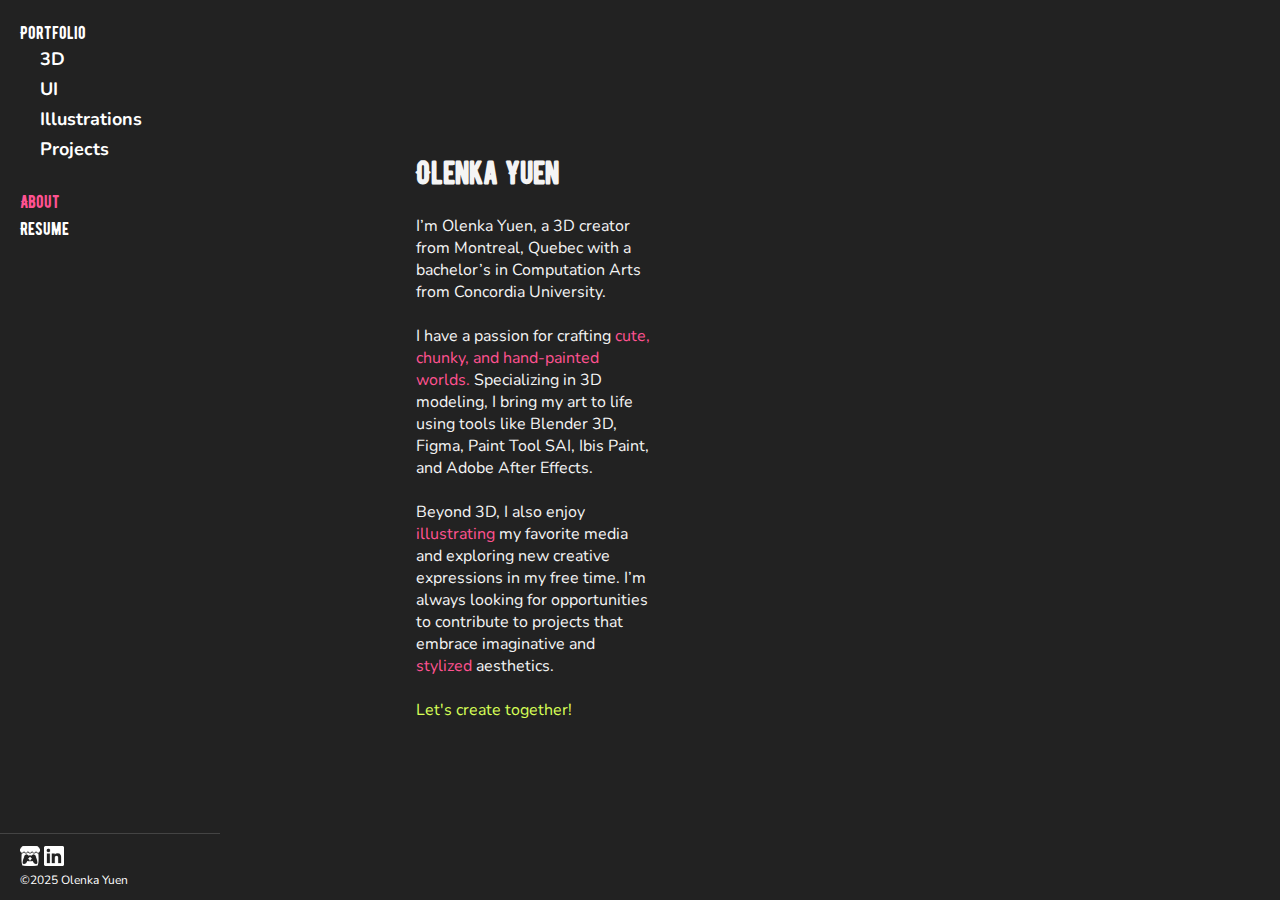
<file: about.html>
<!DOCTYPE html>
<html lang="en">
<head>
    <meta charset="UTF-8">
    <meta name="viewport" content="width=device-width, initial-scale=1.0">

    <link rel="preconnect" href="https://fonts.googleapis.com">
    <link rel="preconnect" href="https://fonts.gstatic.com" crossorigin>
    <link href="https://fonts.googleapis.com/css2?family=Nunito:ital,wght@0,200..1000;1,200..1000&display=swap" rel="stylesheet">

    <!-- stylesheets -->
    <link rel="stylesheet" type="text/css" href="css/style.css" />
    <link rel="stylesheet" type="text/css" href="css/mobile.css" />

    <title>My Portfolio</title>
</head>
<body>

        <!-- Checkbox Trick for Mobile Toggle -->
        <input type="checkbox" id="menu-toggle" style="display: none;">
    
        <!-- Hamburger Button -->
        <label for="menu-toggle" class="hamburger">
            <div></div>
            <div></div>
            <div></div>
        </label>
    
        <!-- Sidebar Navigation (Simple List) -->
        <nav class="sidebar">
            <ul>
                <li class="category">Portfolio
                    <ul>
                        <li class="type"><a class="fancy-link" href="index.html">3D</a></li>
                        <li class="type"><a class="fancy-link" href="ui.html">UI</a></li>
                        <li class="type"><a class="fancy-link" href="illustrations.html">Illustrations</a></li>
                        <li class="type"><a class="fancy-link" href="projects.html">Projects</a></li>
                    </ul>
                </li>
                <br>
                <li class="category"><a class="fancy-link current-link" href="about.html">About</a></li>
                <li class="category"><a class="fancy-link" href="#">Resume</a></li> 
            </ul>
                    <!-- Footer Section -->
            <footer class="sidebar-footer">
                <div class="social-icons">
                    <a href="https://doumeki21.itch.io" target="_blank">
                        <img src="assets/Icons/itch-io_1024x922.png" alt="Itch.io">
                    </a>
                    <a href="https://www.linkedin.com/in/olenka-yuen/" target="_blank">
                        <img src="assets/Icons/linkedin_1024x1024.png" alt="LinkedIn">
                    </a>
                </div>
                <p>©2025 Olenka Yuen</p>
                </div>
            </footer>
        </nav>
    
        <!-- Main Container -->
         <div class="wrapper">
            <div class="gallery-container">

              <!-- Left Column (Text) -->
                <div class="text-column">
                    <br>
                    <br>
                    <h1 class="name">Olenka Yuen</h1>
                    <br>
                    <p>I’m Olenka Yuen, a 3D creator from Montreal, Quebec with a bachelor’s in Computation Arts from Concordia University.</p>
                    <br>
                    <p>I have a passion for crafting <span style="color: #FF5291;">cute, chunky, and hand-painted worlds.</span> Specializing in 3D modeling, I bring my art to life using tools like Blender 3D, Figma, Paint Tool SAI, Ibis Paint, and Adobe After Effects.</p>
                    <br>
                    <P>Beyond 3D, I also enjoy <span style="color:#FF5291;">illustrating</span> my favorite media and exploring new creative expressions in my free time. I’m always looking for opportunities to contribute to projects that embrace imaginative and <span style="color: #FF5291">stylized</span> aesthetics. </P>
                    <br>
                    <p style="color:#D7FF57;">Let's create together!</p>
                </div>
            </div>
        </div>

                    

</body>
</html>
</file>
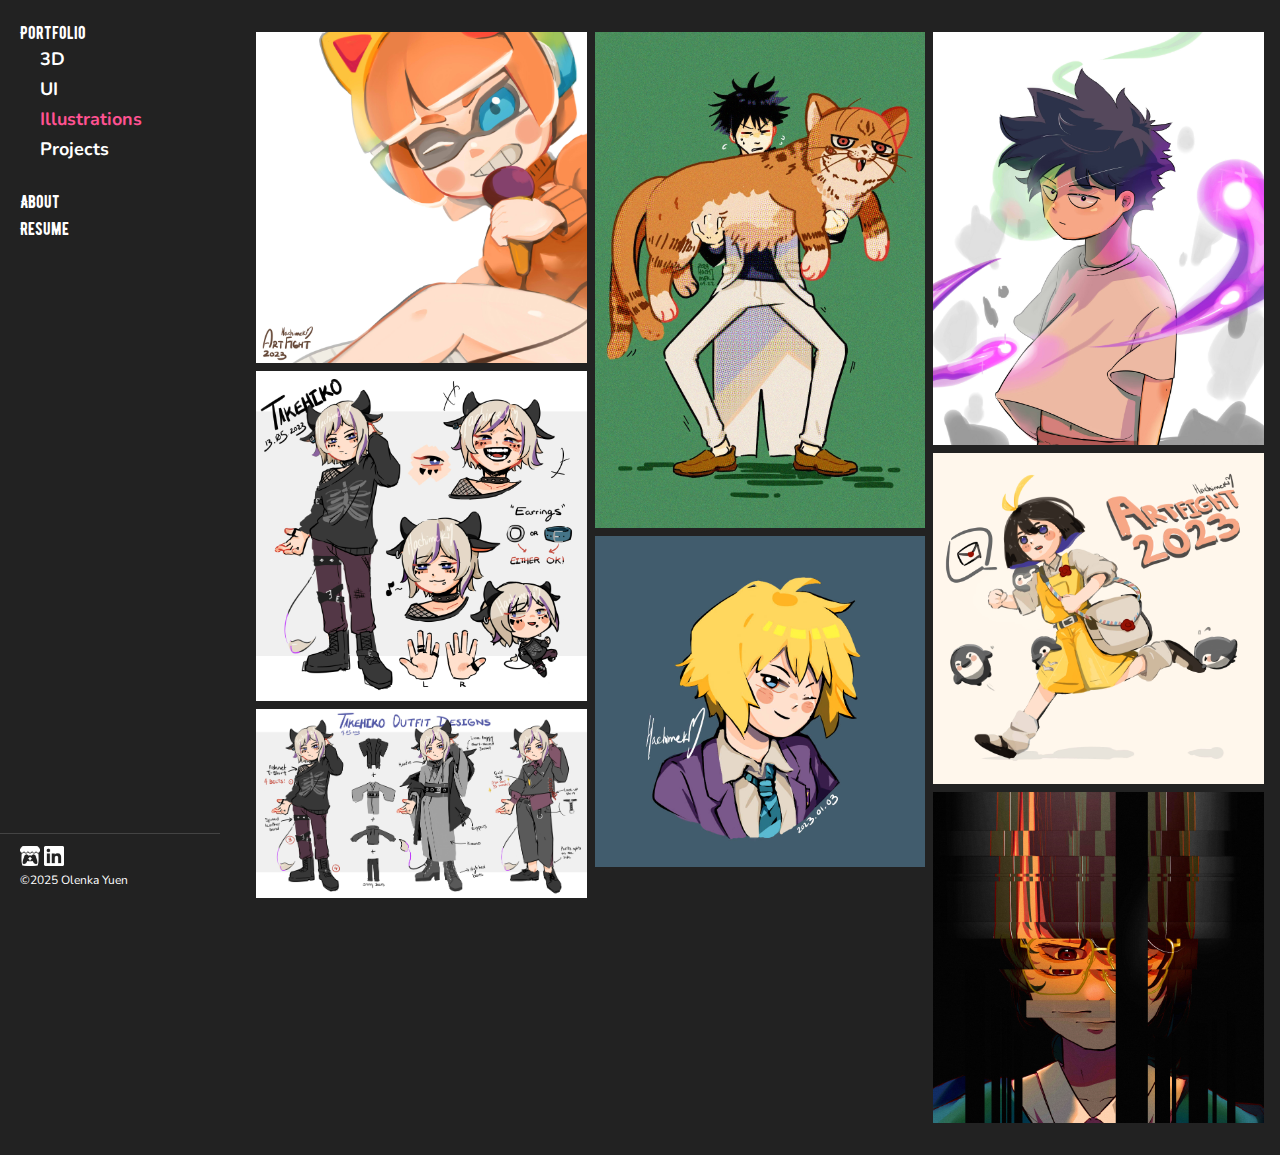
<file: illustrations.html>
<!DOCTYPE html>
<html lang="en">
<head>
    <meta charset="UTF-8">
    <meta name="viewport" content="width=device-width, initial-scale=1.0">

    <link rel="preconnect" href="https://fonts.googleapis.com">
    <link rel="preconnect" href="https://fonts.gstatic.com" crossorigin>
    <link href="https://fonts.googleapis.com/css2?family=Nunito:ital,wght@0,200..1000;1,200..1000&display=swap" rel="stylesheet">

    <!-- stylesheets -->
    <link rel="stylesheet" type="text/css" href="css/style.css" />
    <link rel="stylesheet" type="text/css" href="css/mobile.css" />

    <title>My Portfolio</title>
</head>
<body>

        <!-- Checkbox Trick for Mobile Toggle -->
        <input type="checkbox" id="menu-toggle" style="display: none;">
    
        <!-- Hamburger Button -->
        <label for="menu-toggle" class="hamburger">
            <div></div>
            <div></div>
            <div></div>
        </label>
    
        <!-- Sidebar Navigation (Simple List) -->
        <nav class="sidebar">
            <ul>
                <li class="category">Portfolio
                    <ul>
                        <li class="type"><a class="fancy-link" href="index.html">3D</a></li>
                        <li class="type"><a class="fancy-link" href="ui.html">UI</a></li>
                        <li class="type"><a class="fancy-link current-link" href="illustrations.html">Illustrations</a></li>
                        <li class="type"><a class="fancy-link" href="projects.html">Projects</a></li>
                    </ul>
                </li>
                <br>
                <li class="category"><a class="fancy-link" href="about.html">About</a></li>
                <li class="category"><a class="fancy-link" href="#">Resume</a></li>
            </ul>
                    <!-- Footer Section -->
            <footer class="sidebar-footer">
                <div class="social-icons">
                    <a href="https://doumeki21.itch.io" target="_blank">
                        <img src="assets/Icons/itch-io_1024x922.png" alt="Itch.io">
                    </a>
                    <a href="https://www.linkedin.com/in/olenka-yuen/" target="_blank">
                        <img src="assets/Icons/linkedin_1024x1024.png" alt="LinkedIn">
                    </a>
                </div>
                <p>©2025 Olenka Yuen</p>
                </div>
            </footer>
        </nav>
    
        <div class="wrapper">
            <div class="gallery-container">
                <ul class="masonry-3gallery no-select">
                    <li><img src="assets/Illustrations/clarette_OC.jpg"></li>
                    <li><img src="assets/Illustrations/Takehiko_Redesign.jpg"></li>
                    <li><img src="assets/Illustrations/Takehiko_Concepts.jpg"></li>
                    <li><img src="assets/Illustrations/megumi sukunyan edit.jpg"></li>
                    <li><img src="assets/Illustrations/mp100_Teru_Fanart.jpg"></li>
                    <li><img src="assets/Illustrations/mp100Fanart.jpg"></li>
                    <li><img src="assets/Illustrations/RieManchotta_OC.jpg"></li>
                    <li><img src="assets/Illustrations/Olenka_abstract_portrait.jpg"></li>
                    <!-- <li><img src="assets/Illustrations/jjkFanart.jpg"></li> -->
                </ul>
            </div>
        </div>
</body>
</html>
</file>
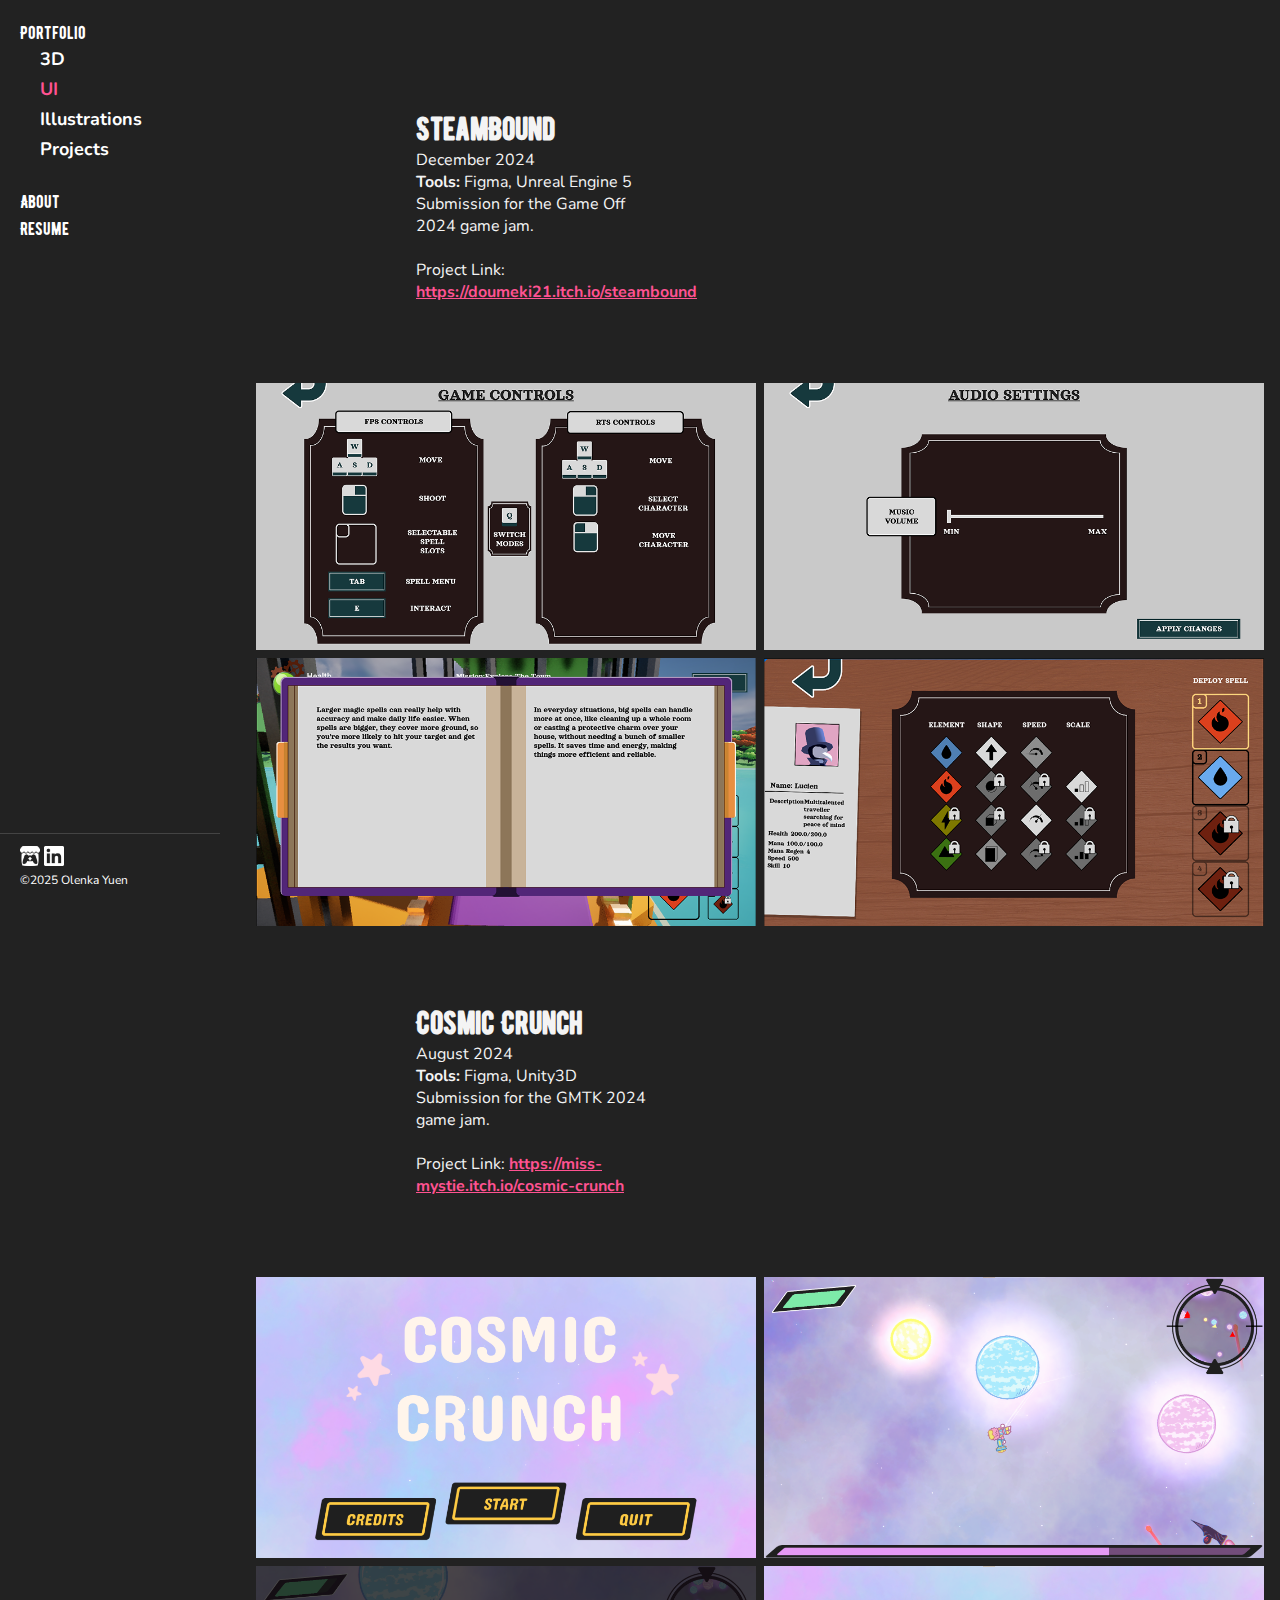
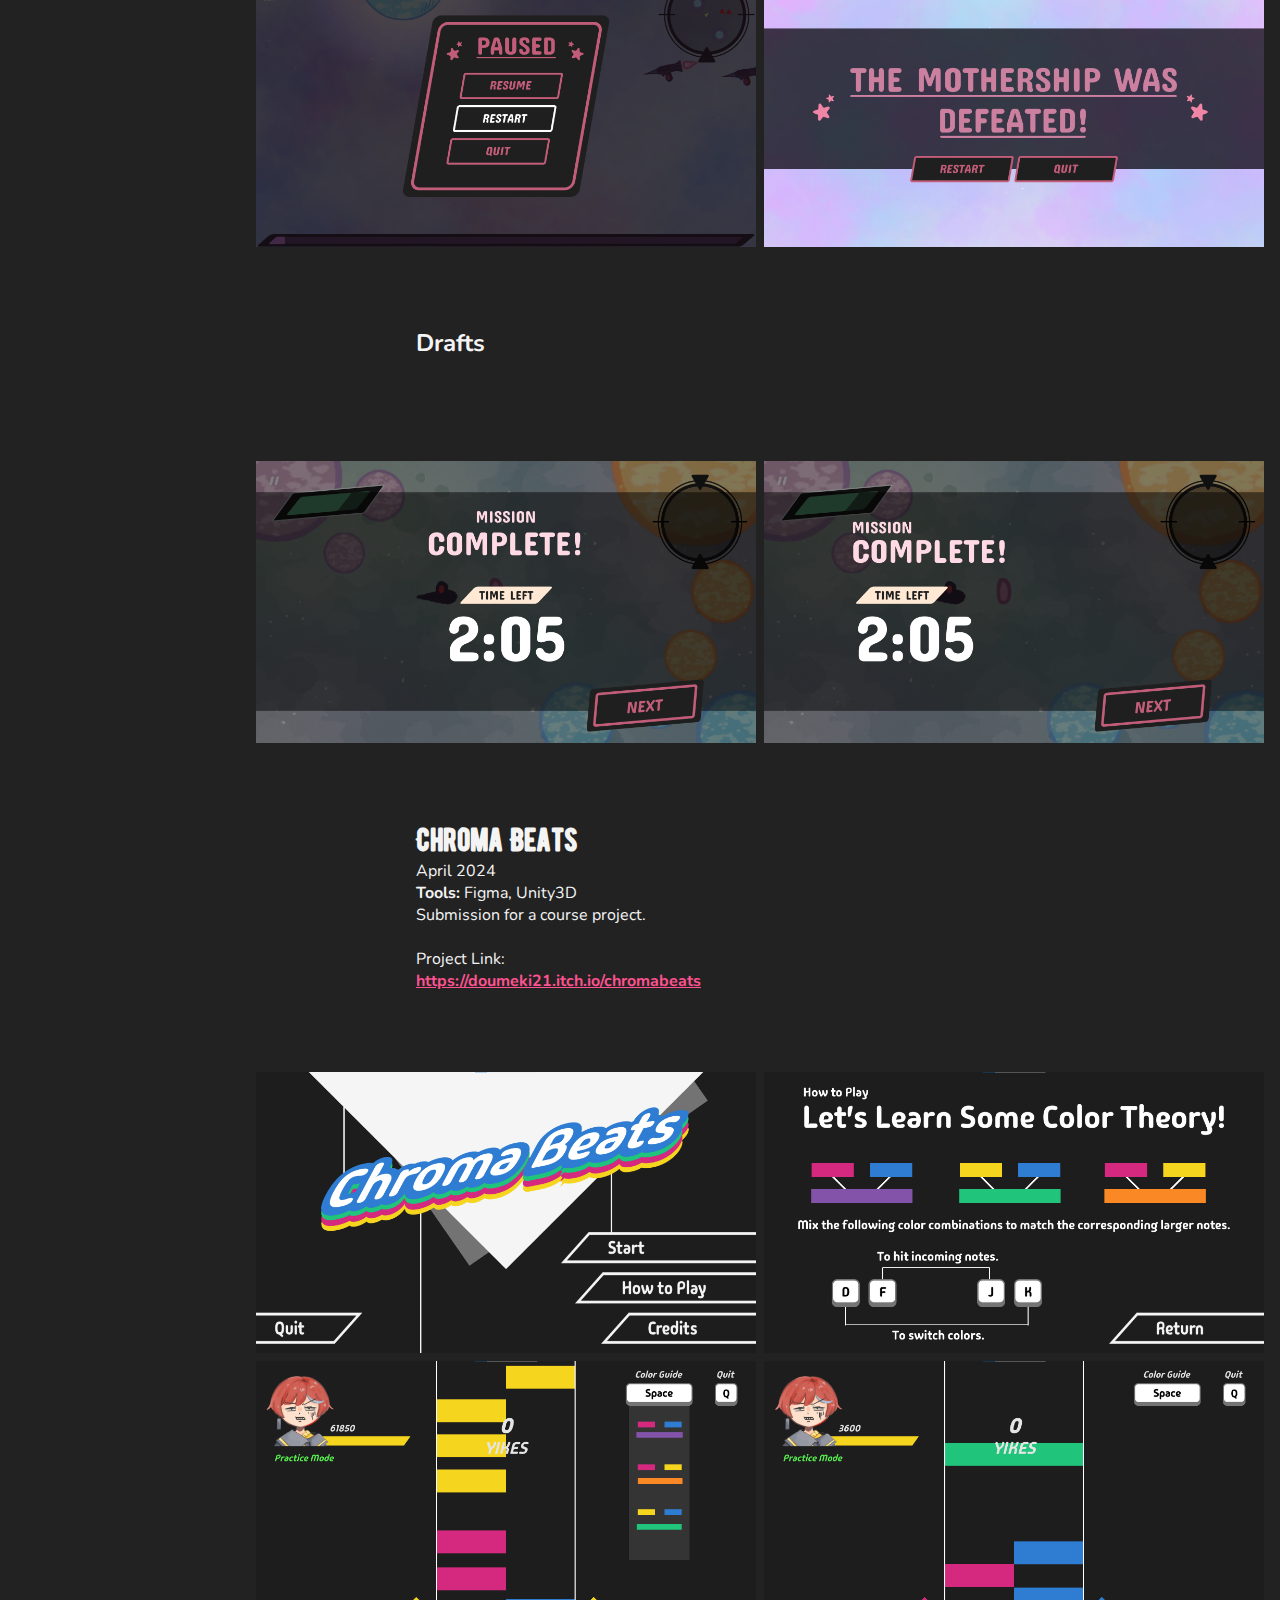
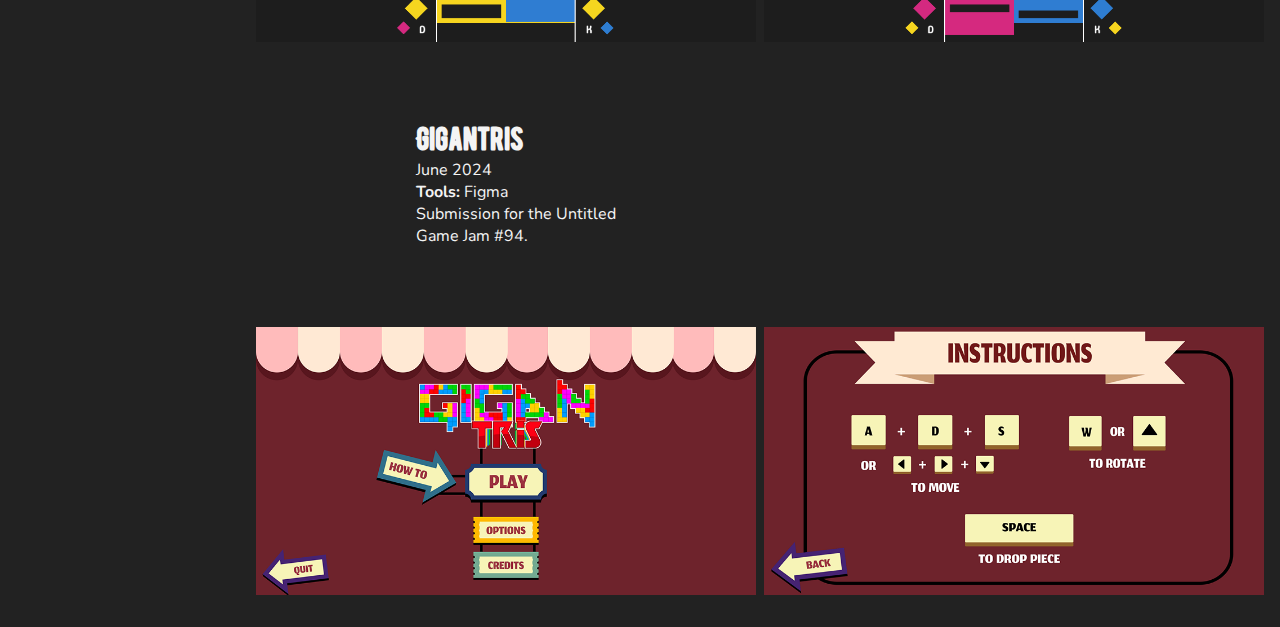
<file: ui.html>
<!DOCTYPE html>
<html lang="en">
<head>
    <meta charset="UTF-8">
    <meta name="viewport" content="width=device-width, initial-scale=1.0">

    <link rel="preconnect" href="https://fonts.googleapis.com">
    <link rel="preconnect" href="https://fonts.gstatic.com" crossorigin>
    <link href="https://fonts.googleapis.com/css2?family=Nunito:ital,wght@0,200..1000;1,200..1000&display=swap" rel="stylesheet">

    <!-- stylesheets -->
    <link rel="stylesheet" type="text/css" href="css/style.css" />
    <link rel="stylesheet" type="text/css" href="css/mobile.css" />

    <title>My Portfolio</title>
</head>
<body>

        <!-- Checkbox Trick for Mobile Toggle -->
        <input type="checkbox" id="menu-toggle" style="display: none;">
    
        <!-- Hamburger Button -->
        <label for="menu-toggle" class="hamburger">
            <div></div>
            <div></div>
            <div></div>
        </label>
    
        <!-- Sidebar Navigation (Simple List) -->
        <nav class="sidebar">
            <ul>
                <li class="category">Portfolio
                    <ul>
                        <li class="type"><a class="fancy-link" href="index.html">3D</a></li>
                        <li class="type"><a class="fancy-link current-link" href="ui.html">UI</a></li>
                        <li class="type"><a class="fancy-link" href="illustrations.html">Illustrations</a></li>
                        <li class="type"><a class="fancy-link" href="projects.html">Projects</a></li>
                    </ul>
                </li>
                <br>
                <li class="category"><a class="fancy-link" href="about.html">About</a></li>
                <li class="category"><a class="fancy-link" href="#">Resume</a></li>
            </ul>
                    <!-- Footer Section -->
            <footer class="sidebar-footer">
                <div class="social-icons">
                    <a href="https://doumeki21.itch.io" target="_blank">
                        <img src="assets/Icons/itch-io_1024x922.png" alt="Itch.io">
                    </a>
                    <a href="https://www.linkedin.com/in/olenka-yuen/" target="_blank">
                        <img src="assets/Icons/linkedin_1024x1024.png" alt="LinkedIn">
                    </a>
                </div>
                <p>©2025 Olenka Yuen</p>
            </footer>
        </nav>

<!-- MAIN CONTENT -->
        <div class="wrapper">
            <div class="gallery-container">
                <!-- NEW PROJECT -->
            <div class="text-column mobile-sectionui">
                <h1>SteamBound</h1>
                <p>December 2024</p>
                <p><b>Tools: </b>Figma, Unreal Engine 5</p>
                <p>Submission for the Game Off 2024 game jam.</p>
                <br>
                <p>Project Link: <b><a class="ext-link" href="https://doumeki21.itch.io/steambound" target="_blank">https://doumeki21.itch.io/steambound</a></b></p>
            </div>
                <ul class="grid-gallery no-select">
                    <li><img src="assets/UI/SteamBound_Controls.png" alt=""></li>
                    <li><img src="assets/UI/SteamBound_Audio.png" alt=""></li>
                    <li><img src="assets/UI/SteamBound_Book.png" alt=""></li>
                    <li><img src="assets/UI/SteamBound_Craft.png" alt=""></li>
                </ul>
                
                <!-- NEW PROJECT -->
                <div class="text-column mobile-sectionui">
                    <h1>Cosmic Crunch</h1>
                    <p>August 2024</p>
                    <p><b>Tools: </b>Figma, Unity3D</p>
                    <p>Submission for the GMTK 2024 game jam.</p>
                    <br>
                    <p>Project Link: <b><a class="ext-link" href="https://miss-mystie.itch.io/cosmic-crunch" target="_blank">https://miss-mystie.itch.io/cosmic-crunch</a></b></p>
                </div>
                    <ul class="grid-gallery no-select">
                        <li><img src="assets/UI/CosmicCrunch Title.png" alt=""></li>
                        <li><img src="assets/UI/CosmicCrunch Gameplay.png" alt=""></li>
                        <li><img src="assets/UI/CosmicCrunch Pause.png" alt=""></li>
                        <li><img src="assets/UI/CosmicCrunch Victory.png" alt=""></li>
                    </ul>
                    <!-- <div class="text-column draft mobile-sectionui">
                        <h1>Drafts</h1>
                    </div> -->
                    <div class="text-column drafts"><h2>Drafts</h2></div>
                    
                    <br>
                    <ul class="grid-gallery no-select">
                        <li><img src="assets/UI/GMTK2024_COMPLETEV1.png" alt=""></li>
                        <li><img src="assets/UI/GMTK2024_COMPLETEV2.png" alt=""></li>
                    </ul>

                    <!-- NEW PROJECT -->
                    <div class="text-column mobile-sectionui">
                        <h1>Chroma Beats</h1>
                        <p>April 2024</p>
                        <p><b>Tools: </b>Figma, Unity3D</p>
                        <p>Submission for a course project.</p>
                        <br>
                        <p>Project Link: <b><a class="ext-link" href="https://doumeki21.itch.io/chromabeats" target="_blank">https://doumeki21.itch.io/chromabeats</a></b></p>
                    </div>
                        <ul class="grid-gallery no-select">
                            <li><img src="assets/UI/Chroma_Beat_Title.png" alt=""></li>
                            <li><img src="assets/UI/Chroma_Beat_Instructions.png" alt=""></li>
                            <li><img src="assets/UI/Chroma_Beat_play1.png" alt=""></li>
                            <li><img src="assets/UI/Chroma_Beat_play2.png" alt=""></li>
                        </ul>

                        <!-- NEW PROJECT -->
                    <div class="text-column mobile-sectionui">
                        <h1>Gigantris</h1>
                        <p>June 2024</p>
                        <p><b>Tools: </b>Figma</p>
                        <p>Submission for the Untitled Game Jam #94.</p>
                    </div>
                        <ul class="grid-gallery no-select">
                            <li><img src="assets/UI/GigantrisMenu.png" alt=""></li>
                            <li><img src="assets/UI/GigantrisControls.png" alt=""></li>
                        </ul>
            </div>
        </div>
</body>
</html>
</file>
<file: css/style.css>
/* General Styles */
* {
    margin: 0;
    padding: 0;
    box-sizing: border-box;
}

@font-face {
    font-family: 'bernier';
    src: url('../assets/fonts/BERNIER-REGULAR.TTF') format('truetype');
    font-weight: normal;
    font-style: normal;
}

/* Wrapper takes full viewport */
.hero-wrapper {
    position: relative;
    width: 100%;
    height: 100vh;
    display: flex;
    /* align-items: center; */
    justify-content: flex-start; /* Align text to the left */
    padding-left: 2%; /* Adjust for spacing */
    text-align: left;
    color: white; /* Ensure text is visible */

    background-size: 100% auto; /* Ensures width fits the screen */
    background-position: left top; /* Moves image toward the left */
}

.hero-img {
    position: absolute;  /* Ensure it positions itself relative to the hero-wrapper */
    top: 0;
    left: 0;
    width: 100%;
    height: 100vh;
    /* The image used */
    background-image: url('../assets/3D/BG_Cover3.2.png');
    /* background-position: center;
    background-repeat: no-repeat; */
    background-size: cover;
    background-color: black;
    z-index: -1; /* Push it behind everything */
}

/* Text Styling */
.hero-text {
    position: relative; /* Ensures text is on top */
    left: 100%;
    z-index: 1; /* Ensure text is above the background */
    top: 10rem;
}

.title {
    font-size: 3rem;
}

body {
    font-family: Nunito;
    background: #f4f4f4;
    transition: 0.3s ease-in-out;
    background: #222222;
    color: #f4f4f4;
}

/* Sidebar Navigation */
.sidebar {
    position: fixed;
    left: 0;
    top: 0;
    width: 220px;
    height: 100vh;
    background: #222;
    padding-top: 20px;
    box-sizing: border-box; /* Include padding in the height calculation */
    transition: transform 0.3s ease-in-out;
    z-index: 1000;

    display: flex;
    flex-direction: column; /* Make sidebar a flex container */
    justify-content: space-between; /* Push footer to the bottom */
}

/* Sidebar List Styles */
.sidebar ul {
    list-style: none;
    padding: 0;
    margin: 0;
}

.sidebar li {
    font-size: 18px;

    &.category {
        padding: 3px 20px;
        color: white;
        font-family: 'bernier', sans-serif;
        /* transform: rotate(45deg); */
    }

    &.type {
        padding: 3px 20px;
        font-family: Nunito;
        font-weight: bold;
    }
}

.sidebar a {
    display: block;
    text-decoration: none;
    color: white;
    /* padding: 12px 20px; */
    /* transition: color 0.1s ease; */
}

footer {
    margin-top: auto;
  }

/* Sidebar Footer */
.sidebar-footer {
    padding: 12px 20px;
    text-align: left; /* Align text and icons to the left */
    border-top: 1px solid #444; /* Optional: Add a border above the footer */
}

.sidebar-footer p {
    color: white;
    font-size: 12px;
    /* padding-left: 10px; */
}

/* Social Media Icons */
.social-icons {
    /* display: flex; */
    gap: 5px; /* Space between icons */
}

.social-icons a {
    display: inline-block;
    transition: transform 0.3s ease;
    font-size: 10px;
}

.social-icons a:hover {
    transform: scale(1.2); /* Slightly enlarge icons on hover */
}

.social-icons img {
    width: 20px; /* Make icons smaller */
    height: 20px; /* Make icons smaller */
    filter: brightness(0) invert(1); /* Make icons white */
}

.fancy-link {
    text-decoration: none;
    color: white;
    /* position: relative; */
  }
  
  /* .fancy-link::after {
    content: '';
    position: absolute;
    left: 0;
    bottom: -5%;
    width: 100%;
    height: 5px;
    background: rgb(100, 100, 100);
  
    transform: scaleX(0.01);
    transform-origin: right;
    transition: transform 250ms ease;
  }
  
  .fancy-link:hover::after {
    color: rgb(100, 100, 100);
    transform: scaleX(1);
    transform-origin: left;
  } */


.fancy-link:hover {
    color: #ffc0cb; /* Change text color to pink on hover */
}

li .current-link {
    text-decoration: none;
    color: #FF5291;
  }

/* Main Content */
/* .content {
    margin-left: 240px;
    padding: 100px;
    min-height: 100vh;
    transition: margin-left 0.3s ease-in-out;
} */

.wrapper {
	margin: 0 auto;
	max-width: 100%;
	/* padding: 2rem; */
	text-align: center;
    margin-left: 240px; /* Match sidebar width */
    transition: margin-left 0.3s ease-in-out;
	
	.gallery-container {
		/* border: 2px solid #FF5291; */
		border-radius: 0.5rem;
		padding: 1rem;
		margin: 1rem 0;
		
		/* h2 {
			color: #333;
		} */
		
		ul {
			list-style: none;
			margin: 0;
			padding: 0;
			
			li img {
				display: block;
				height: auto;
				max-width: 100%;
			}

            li video {
                    height: 100%; /* Make sure the video fills the container */
                    width: 100%; /* Ensure it respects the parent's width */
                    object-fit: cover; /* Ensure the video covers the area properly without distorting *
                    height: 100%;*/
            }
		}
	}
}

/* THE MEAT AND POTATOES */
.gallery-container ul {
    list-style: none;
    margin: 0;
    padding: 0;
}
	
	/* .masonry-gallery {
		columns: auto 2;
		column-gap: 0.5rem;

		li {
			break-inside: avoid;
			margin: 0 0 0.5rem;
		}
	} */

    /* ILLUSTRATION HTML */
    .masonry-3gallery {
		columns: auto 3;
		column-gap: 0.5rem;

		li {
			break-inside: avoid;
			margin: 0 0 0.5rem;
		}
	}

.masonry-3gallery li:hover {
    filter: grayscale(100%);
    transition: 0.2s ease-in-out;
}

/* PROJECT HTML */
.cover {
    display: block;
    margin: auto;
}

.gallery-container{
        /* 📌 Two-Column Layout - Now Scales Properly */
    .two-column-layout {
    display: flex;
    max-width: 100%;
    margin: 0 auto;
    box-sizing: border-box;
    align-items: flex-start;
    gap: 2rem;
    overflow: hidden; /* Prevents any content overflow */
    }
}

h1 {
    font-family: 'bernier';
    /* text-decoration: underline; */
    /* color: #FF5291; */
}

.ext-link {
    color: #FF5291;
}

/* set cover img to mobile */
.cover-gallery {
    display: grid;
    grid-template-columns: repeat(1, 1fr);
}

/* Left Column (Text) - Adjusted Width */
.text-column {
    width: 55%; /* Slightly larger than the image column */
    padding: 5rem 10rem;
    text-align: left;
    box-sizing: border-box;
    .drafts {
        padding: 0px;
        margin-top: 0px;
        bottom: 0px;
    }
}

/* Right Column (Images) - Scales Better */
.image-column {
    width: 35%; /* Smaller to prevent overflow */
    display: flex;
    flex-wrap: wrap;
    /* gap: 1rem;  */
    justify-content: center;
    align-items: center;
    box-sizing: border-box;
}

/* Image Scaling */
.image-column img {
    width: 100%;
    height: auto;
    /* border-radius: 8px; */
}
/* Fixed Grid Gallery to be Properly 2 Columns */
.grid-gallery {
    display: grid;
    grid-template-columns: repeat(2, 1fr); /* Ensures two columns */
    gap: 0.5rem; /* Space between items */
    padding: 1rem;
}

.grid-gallery li {
    margin: 0; /* Ensures no weird spacing */
}

.grid-gallery img {
    width: 100%; /* Ensures images fit inside their grid */
    height: auto;
    display: block;
}

.name {
    text-decoration: none;
    font-family: 'bernier';
    color: #f4f4f4;
}
</file>
<file: css/mobile.css>
/* Hamburger Menu */
.hamburger {
    display: none;
    flex-direction: column;
    cursor: pointer;
    position: fixed;
    top: 20px;
    left: 20px;
    background: #222;
    padding: 10px;
    border-radius: 5px;
    z-index: 1100;
}

.hamburger div {
    width: 25px;
    height: 3px;
    background: white;
    margin: 4px 0;
    transition: 0.3s;
}

/* Mobile View */
@media screen and (max-width: 900px) {

    .sidebar li {
        font-size: 18px;
    
        &.category {
            padding: 3px 20px;
            color: white;
            font-family: 'bernier', sans-serif;
            /* transform: rotate(45deg); */
        }
    
        &.type {
            padding: 3px 20px;
            font-family: Nunito;
            font-weight: bold;
        }
    }
    
    /* Hide Sidebar by Default */
    .sidebar {
        width: 100%;
        height: 100vh;
        transform: translateX(-100%);
        background: rgba(0, 0, 0, 0.95);
        display: flex;
        flex-direction: column;
        align-items: left;
        justify-content: center;
        text-align: left;
        padding-top: 5rem;
    }

    /* .sidebar li {
        font-size: 24px;
        padding: 15px 80px;
    } */

    .sidebar li {
        font-size: 24px;
    
        &.category {
            padding: 3px 80px;
            color: white;
        }
    
        &.type {
            padding: 3px 20px;
        }
    }

    .sidebar-footer {
        padding: 80px;
    }

    /* .dropdown-content {
        text-align: left;
    }

    .dropdown-content a {
        padding-left: 0;
        font-size: 20px;
    } */

    /* Show Hamburger Button */
    .hamburger {
        display: flex;
        position: fixed;
        top: 15px;
        left: 15px;
        background: #222;
        padding: 10px;
        border-radius: 5px;
    }

    /* Fullscreen Menu when Open */
    #menu-toggle:checked ~ .sidebar {
        transform: translateX(0);
    }

    #menu-toggle:checked ~ .content {
        filter: blur(3px);
        pointer-events: none;
    }

    /* Animate Hamburger Icon */
    #menu-toggle:checked + .hamburger div:nth-child(1) {
        transform: rotate(45deg) translate(5px, 5px);
    }

    #menu-toggle:checked + .hamburger div:nth-child(2) {
        opacity: 0;
    }

    #menu-toggle:checked + .hamburger div:nth-child(3) {
        transform: rotate(-45deg) translate(10px, -10px);
    }

    .hero-wrapper {
        flex-direction: column; /* Stacks text & image */
        align-items: center;

        margin-left: 0;
    }
    .navbar-nav {
        text-align: left;
    }

    .hero-img {
        background-position: center; /* Center on small screens */
        height: 50vh;
    }

    .hero-image {
        background-position: left center;
        
        text-align: center;
        max-width: 90%;
    }

    /* Content takes full width */
    .content {
        margin-left: 0;
        width: 100%;
        padding: 100px;
    }

    /* Adjust wrapper margin for mobile view */
    .wrapper {
        margin-left: 0;
    }

    .cover-img {
        align-items: center;
    }

    /* Switch to 1-column masonry gallery in mobile view */
    .gallery-container ul.masonry-gallery {
        columns: auto 1;
    }

    .masonry-3gallery {
        columns: auto 2;
    }

    .two-column-layout {
        flex-direction: row;
    }

    .text-column {
        text-align: left;
        padding: 0.5rem;
    }

    .image-column {
        width: 50%;
        /* align-self: self-start; */
    }

    .grid-gallery {
        grid-template-columns: repeat(2, 1fr); /* Switches to 1 column on small screens */
    }

    .mobile-sectionui {
        padding-top: 5rem;
    }
}
</file>
